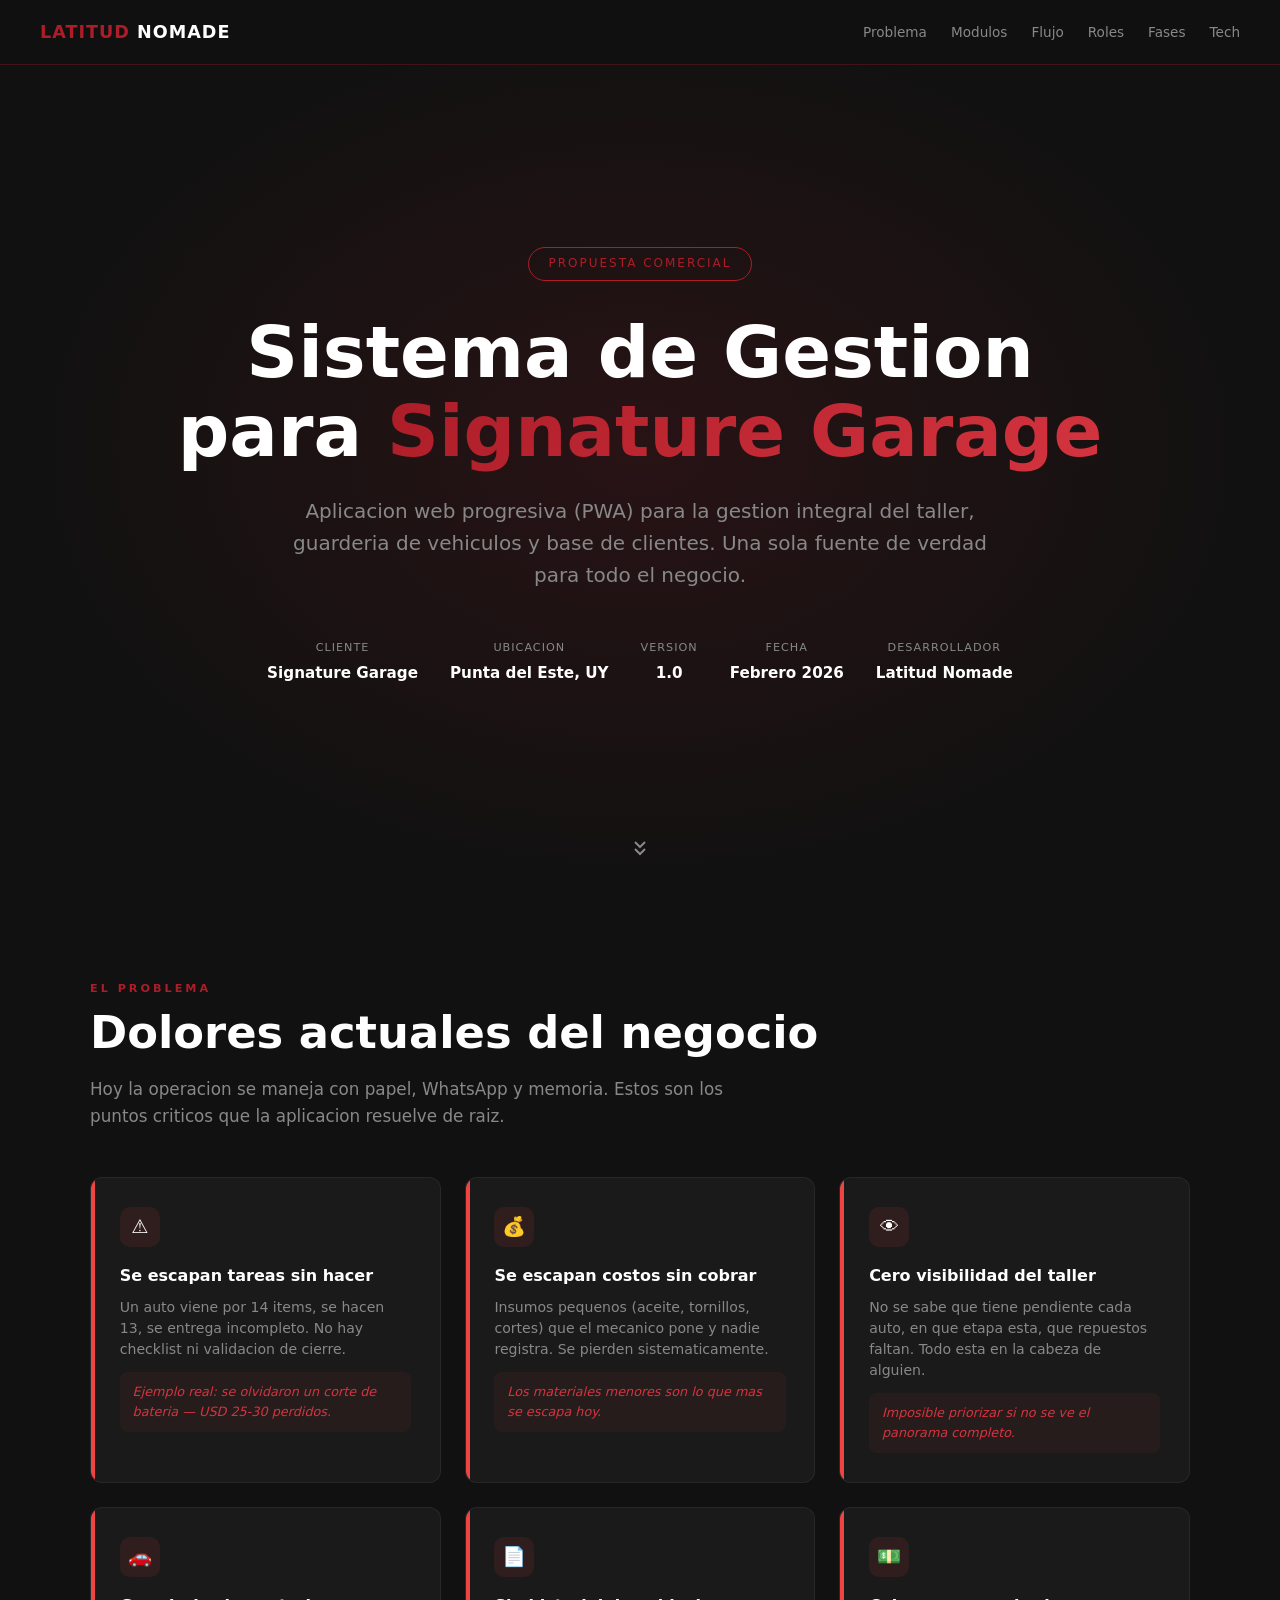
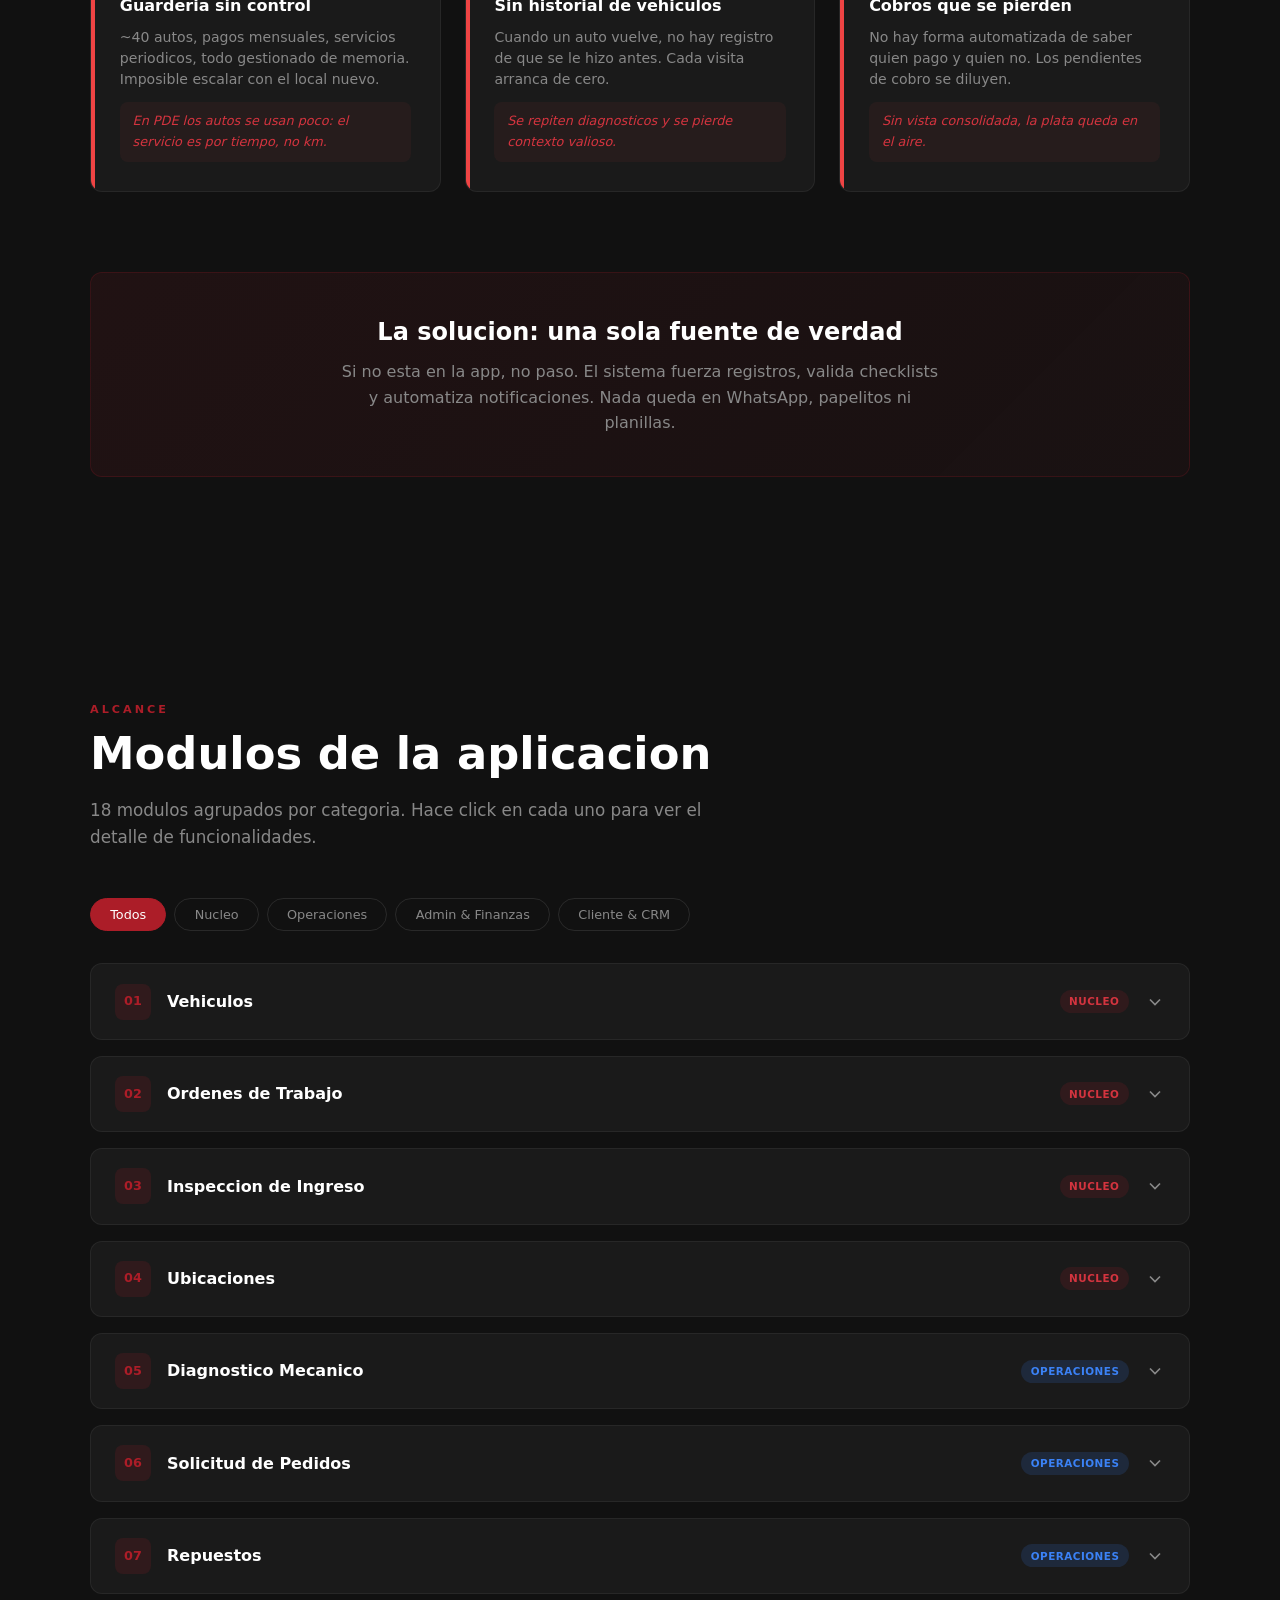
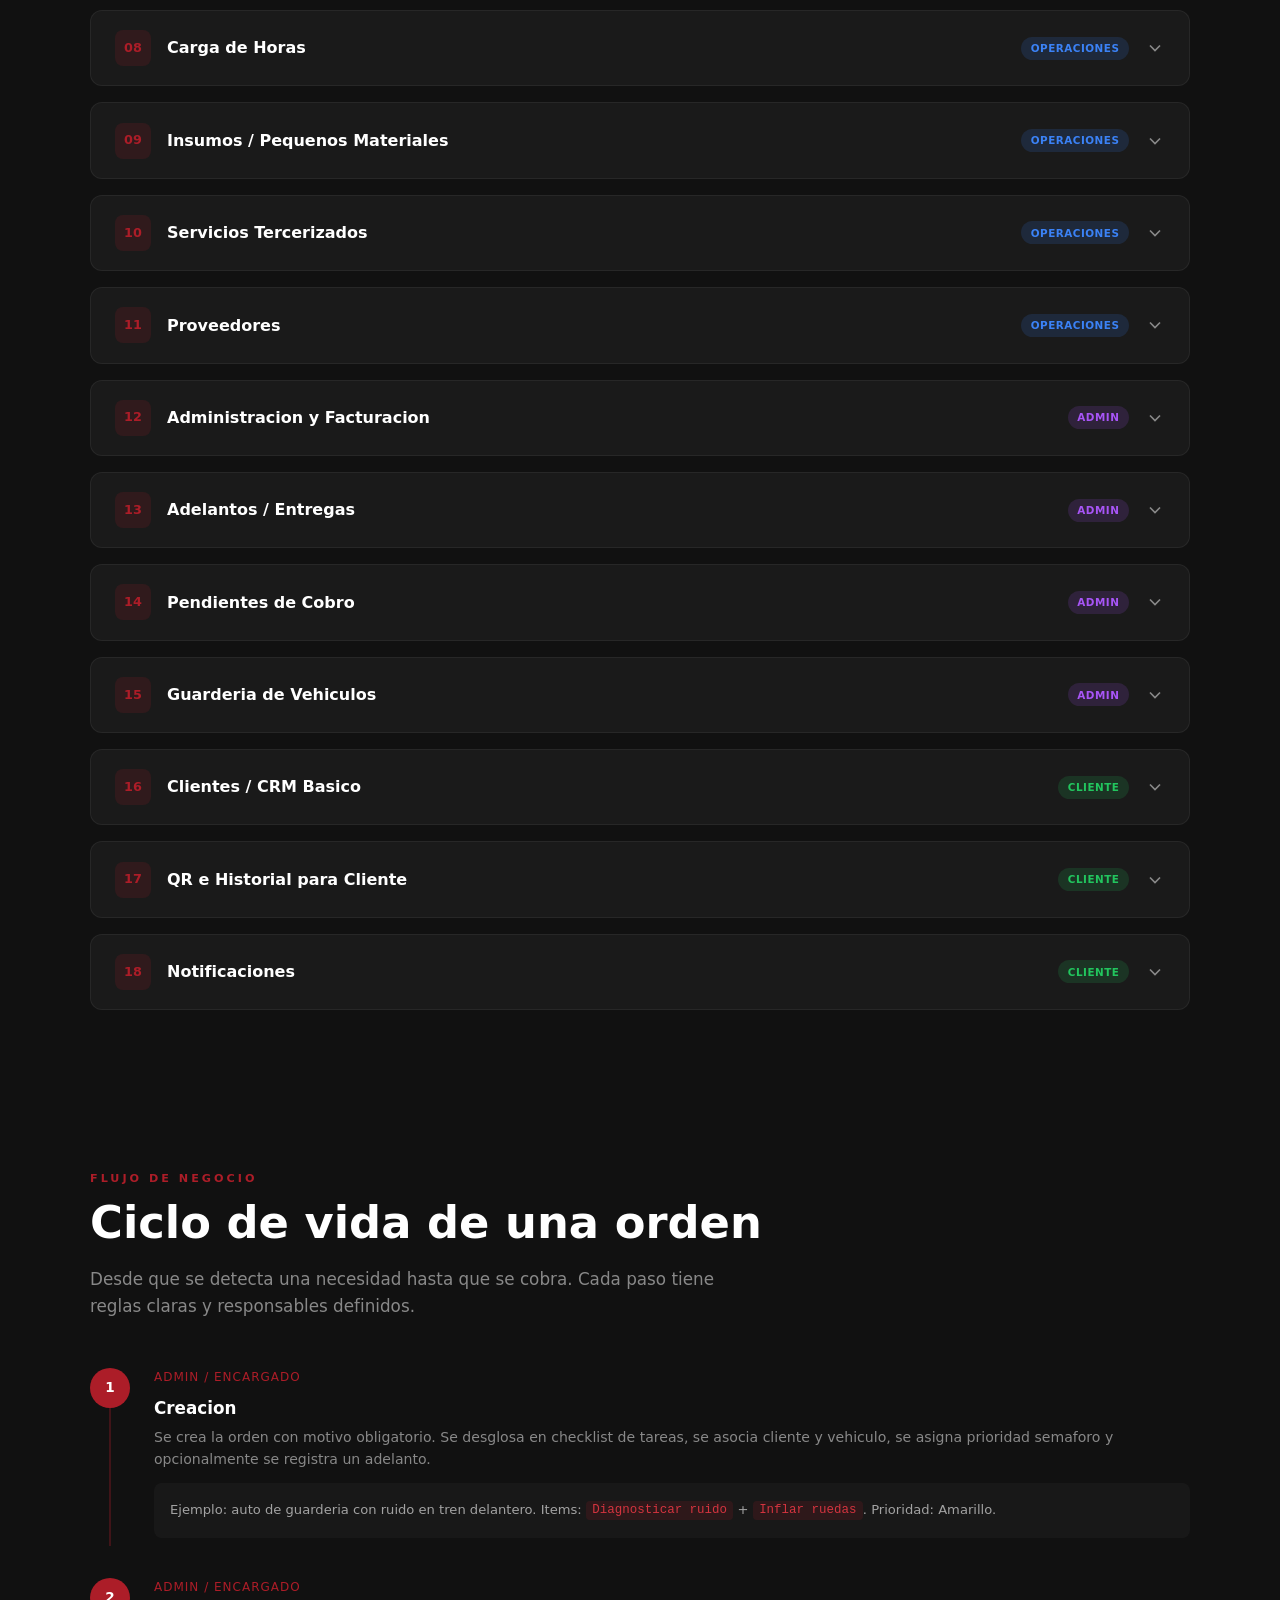
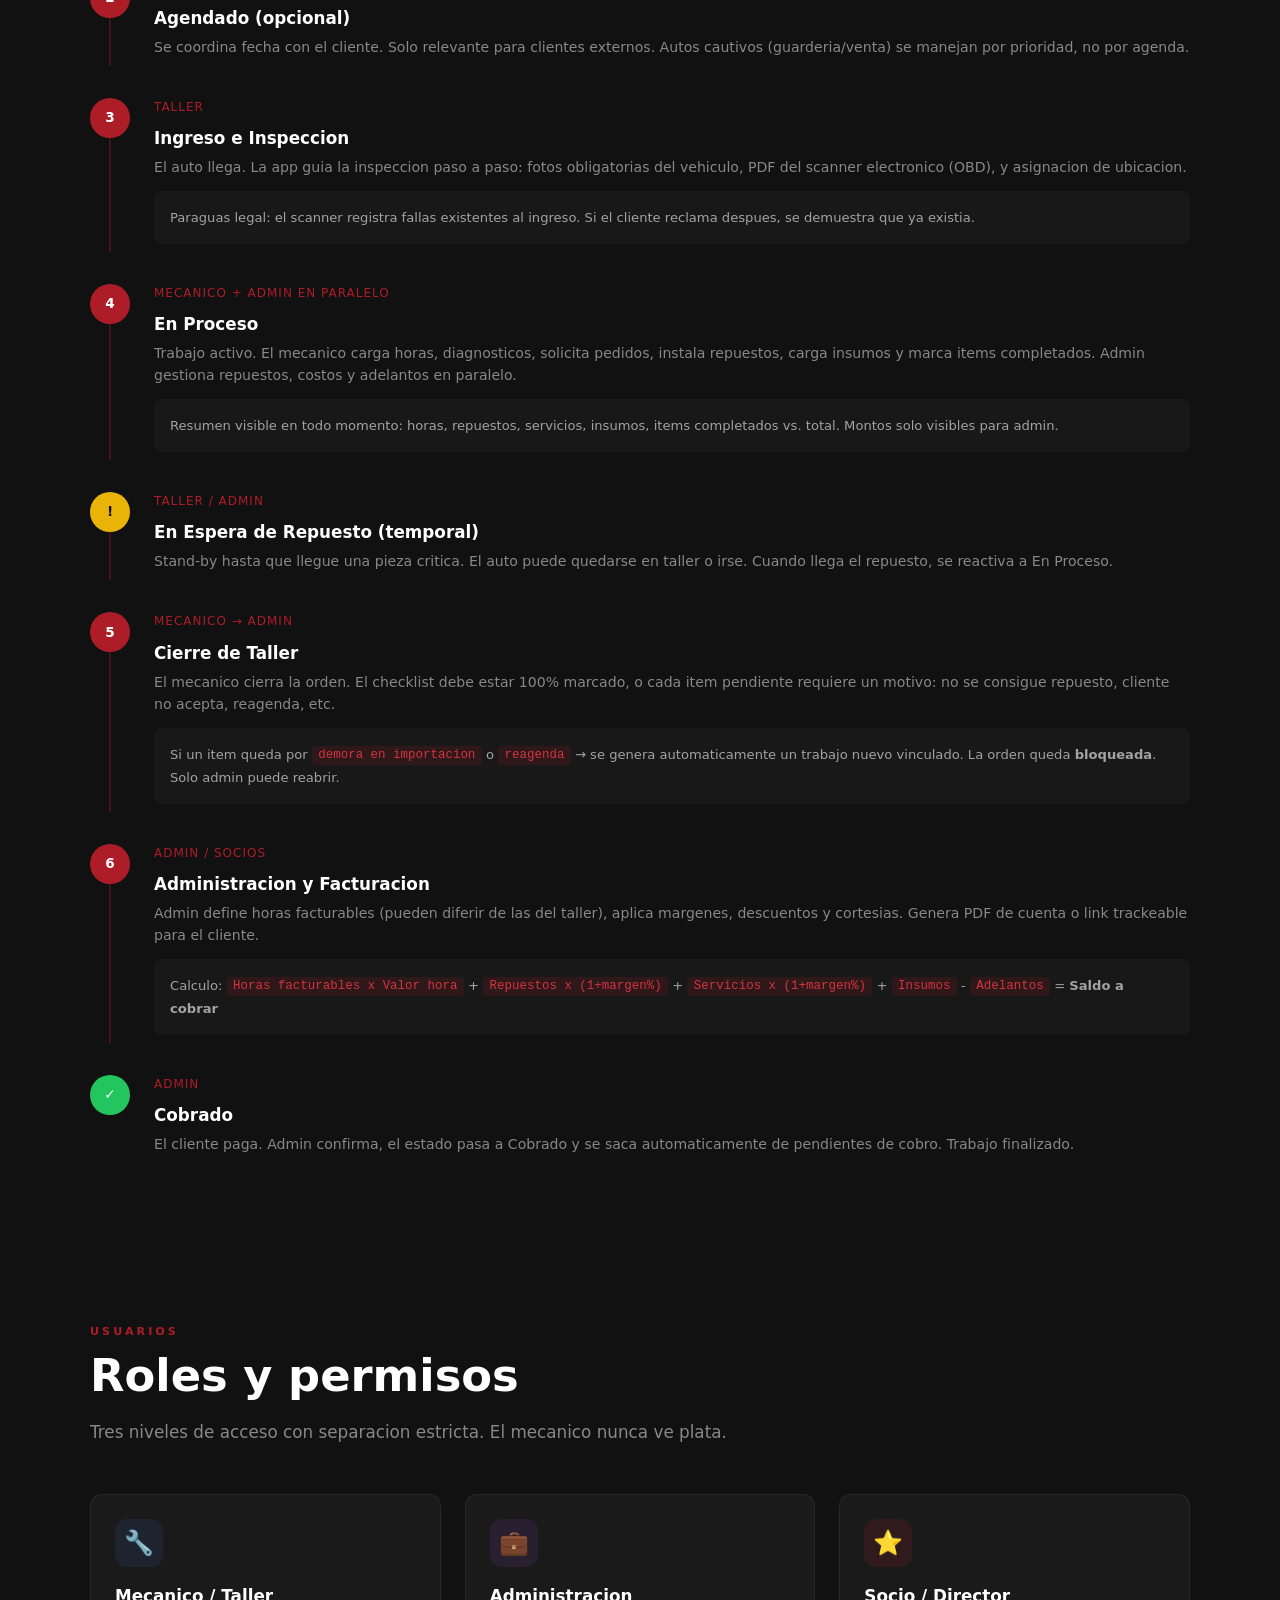
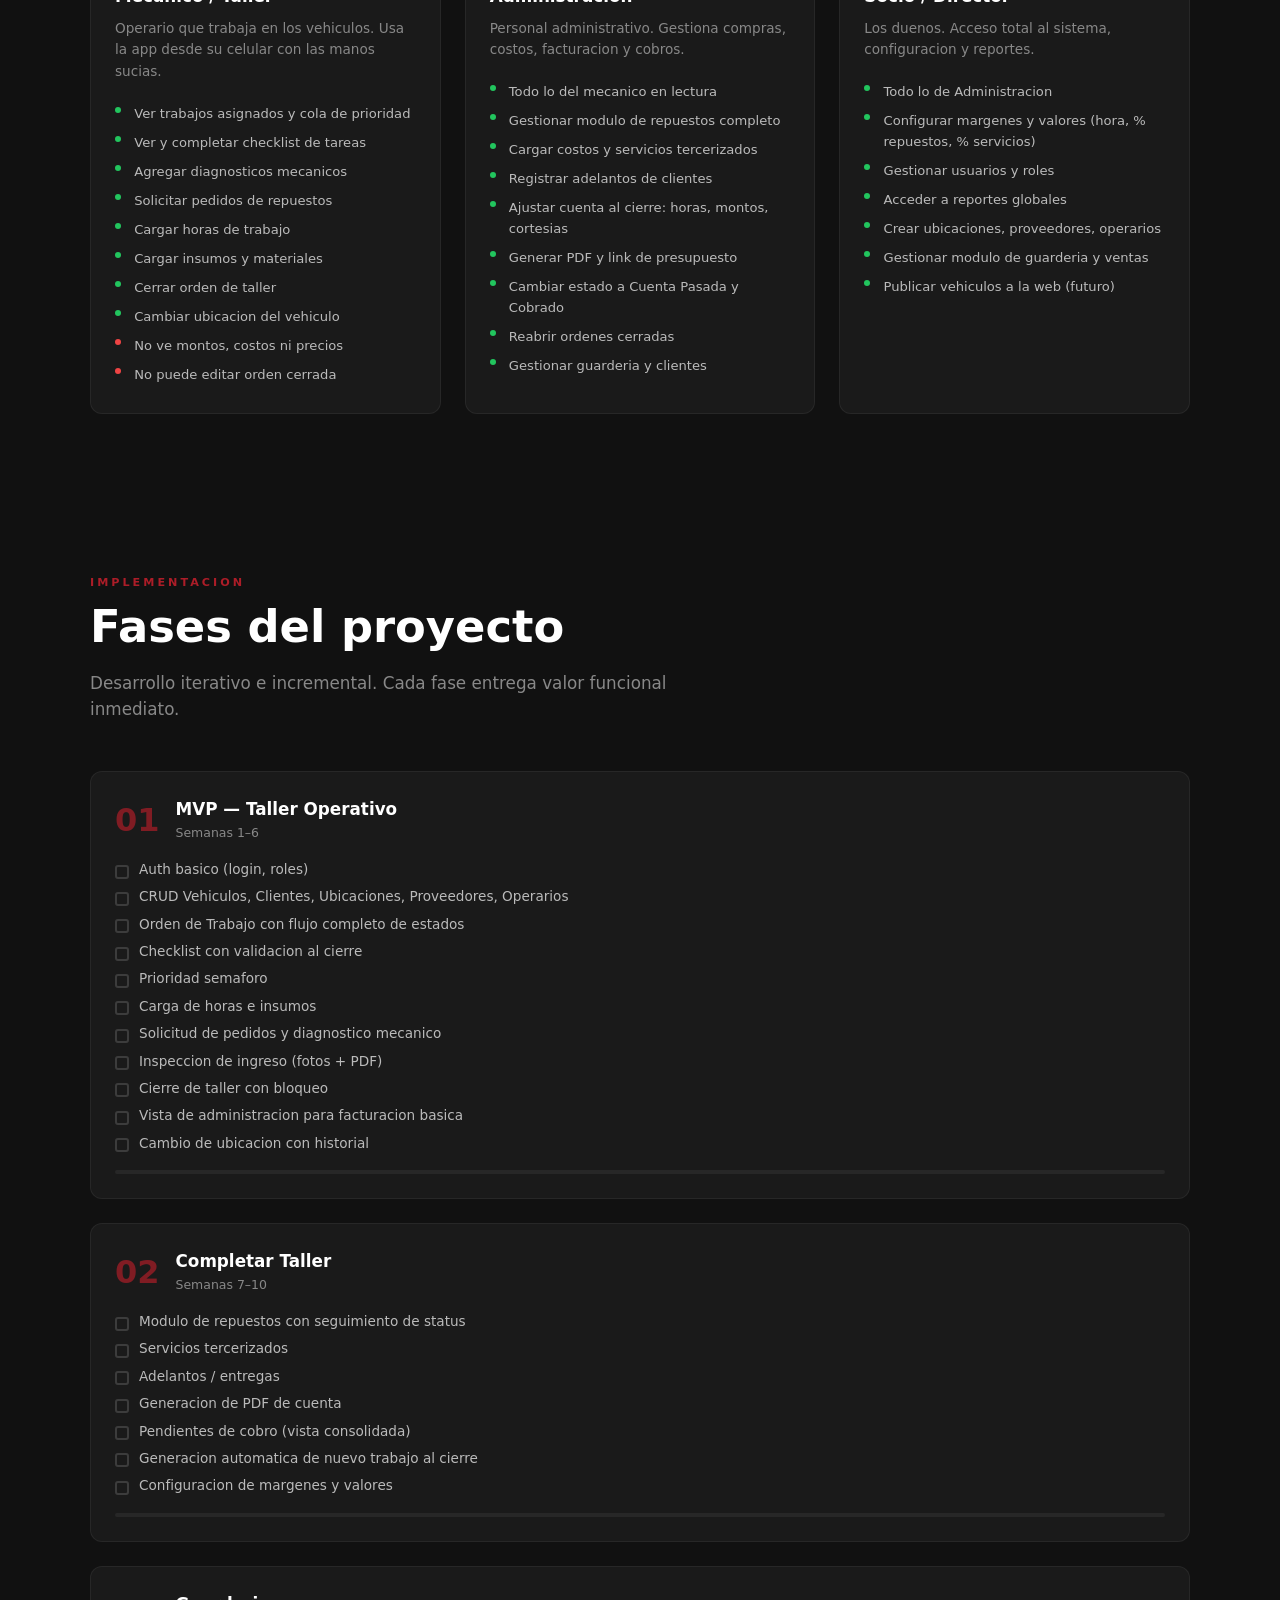
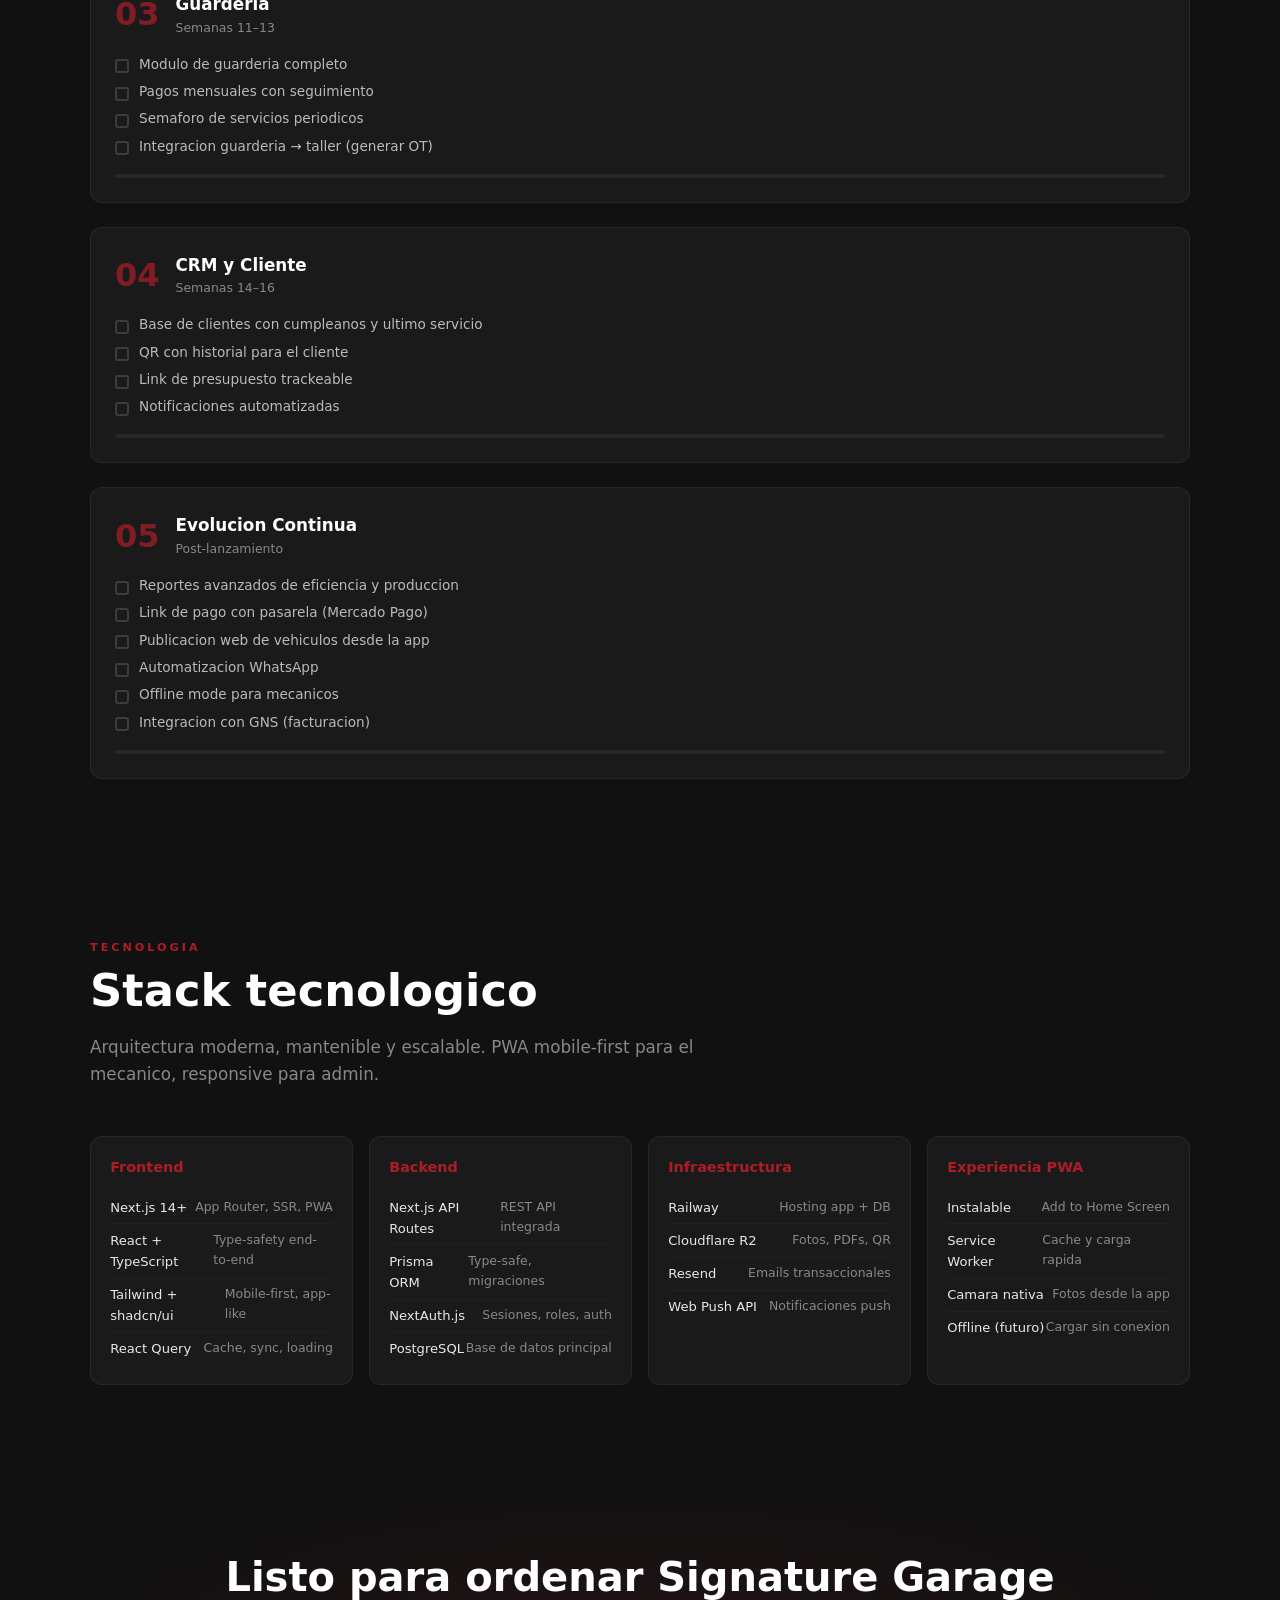
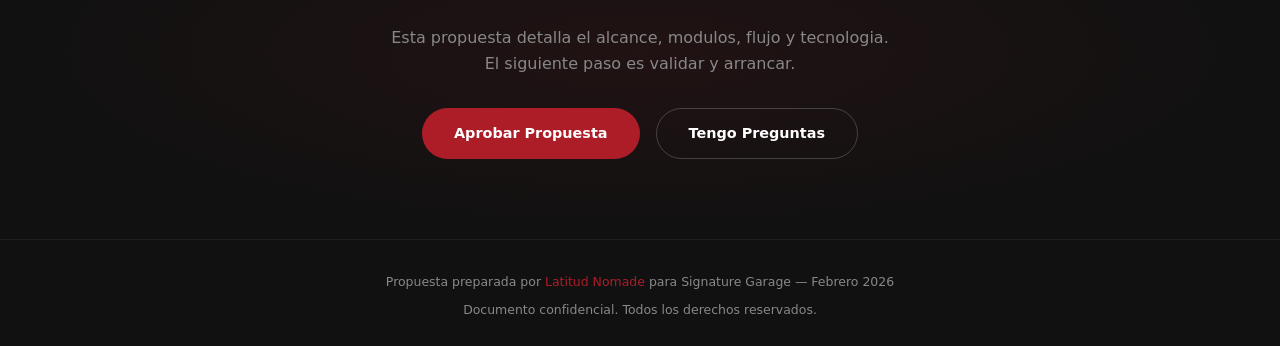
<file: quote.html>
<!DOCTYPE html>
<html lang="es">
<head>
<meta charset="UTF-8">
<meta name="viewport" content="width=device-width, initial-scale=1.0">
<title>Propuesta — Signature Garage | Latitud Nomade</title>
<style>
*,*::before,*::after{box-sizing:border-box;margin:0;padding:0}
:root{
  --sg-red:#AC1D28;--sg-red-dark:#8B1720;--sg-red-light:#D4343F;
  --sg-black:#111;--sg-dark:#1a1a1a;--sg-gray:#2a2a2a;
  --sg-light:#f5f5f5;--sg-white:#fff;--sg-muted:#888;
  --sg-green:#22c55e;--sg-yellow:#eab308;--sg-red-sem:#ef4444;
  --sg-blue:#3b82f6;--sg-purple:#a855f7;
  --radius:12px;--transition:0.3s cubic-bezier(.4,0,.2,1);
}
html{scroll-behavior:smooth;font-size:16px}
body{font-family:'Segoe UI',system-ui,-apple-system,sans-serif;background:var(--sg-black);color:var(--sg-white);line-height:1.6;overflow-x:hidden}

/* SCROLLBAR */
::-webkit-scrollbar{width:8px}
::-webkit-scrollbar-track{background:var(--sg-dark)}
::-webkit-scrollbar-thumb{background:var(--sg-red);border-radius:4px}

/* NAV */
.nav{position:fixed;top:0;left:0;right:0;z-index:1000;background:rgba(17,17,17,.95);backdrop-filter:blur(20px);border-bottom:1px solid rgba(172,29,40,.3);padding:0 2rem;transition:var(--transition)}
.nav-inner{max-width:1200px;margin:0 auto;display:flex;align-items:center;justify-content:space-between;height:64px}
.nav-logo{font-size:1.1rem;font-weight:700;letter-spacing:1px;color:var(--sg-white)}
.nav-logo span{color:var(--sg-red)}
.nav-links{display:flex;gap:1.5rem;list-style:none}
.nav-links a{color:var(--sg-muted);text-decoration:none;font-size:.85rem;font-weight:500;transition:var(--transition);position:relative}
.nav-links a:hover,.nav-links a.active{color:var(--sg-white)}
.nav-links a::after{content:'';position:absolute;bottom:-4px;left:0;width:0;height:2px;background:var(--sg-red);transition:var(--transition)}
.nav-links a:hover::after,.nav-links a.active::after{width:100%}
.nav-hamburger{display:none;flex-direction:column;gap:5px;cursor:pointer;padding:8px}
.nav-hamburger span{width:24px;height:2px;background:var(--sg-white);transition:var(--transition)}
@media(max-width:768px){
  .nav-links{position:fixed;top:64px;left:0;right:0;background:rgba(17,17,17,.98);flex-direction:column;padding:2rem;gap:1.5rem;transform:translateY(-120%);transition:var(--transition);border-bottom:1px solid rgba(172,29,40,.3)}
  .nav-links.open{transform:translateY(0)}
  .nav-hamburger{display:flex}
}

/* HERO */
.hero{min-height:100vh;display:flex;align-items:center;justify-content:center;text-align:center;padding:6rem 2rem 4rem;position:relative;overflow:hidden}
.hero::before{content:'';position:absolute;inset:0;background:radial-gradient(ellipse at center,rgba(172,29,40,.15) 0%,transparent 70%)}
.hero-badge{display:inline-block;padding:.4rem 1.2rem;border:1px solid var(--sg-red);border-radius:50px;font-size:.75rem;letter-spacing:2px;text-transform:uppercase;color:var(--sg-red);margin-bottom:2rem;animation:fadeInUp .8s ease}
.hero h1{font-size:clamp(2.5rem,6vw,4.5rem);font-weight:800;line-height:1.1;margin-bottom:1.5rem;animation:fadeInUp .8s ease .1s both}
.hero h1 span{background:linear-gradient(135deg,var(--sg-red),var(--sg-red-light));-webkit-background-clip:text;-webkit-text-fill-color:transparent;background-clip:text}
.hero-sub{font-size:clamp(1rem,2vw,1.25rem);color:var(--sg-muted);max-width:700px;margin:0 auto 3rem;animation:fadeInUp .8s ease .2s both}
.hero-meta{display:flex;gap:2rem;justify-content:center;flex-wrap:wrap;animation:fadeInUp .8s ease .3s both}
.hero-meta-item{text-align:center}
.hero-meta-item .label{font-size:.7rem;text-transform:uppercase;letter-spacing:1px;color:var(--sg-muted);margin-bottom:.25rem}
.hero-meta-item .value{font-size:.95rem;font-weight:600}
.hero-scroll{position:absolute;bottom:2rem;left:50%;transform:translateX(-50%);animation:bounce 2s infinite}
.hero-scroll svg{width:24px;height:24px;stroke:var(--sg-muted)}

/* SECTIONS */
section{padding:5rem 2rem}
.container{max-width:1100px;margin:0 auto}
.section-label{font-size:.7rem;text-transform:uppercase;letter-spacing:3px;color:var(--sg-red);font-weight:600;margin-bottom:.5rem}
.section-title{font-size:clamp(1.8rem,4vw,2.8rem);font-weight:800;margin-bottom:1rem;line-height:1.2}
.section-desc{color:var(--sg-muted);font-size:1.05rem;max-width:650px;margin-bottom:3rem}

/* PAIN POINTS */
.pain-grid{display:grid;grid-template-columns:repeat(auto-fit,minmax(300px,1fr));gap:1.5rem}
.pain-card{background:var(--sg-dark);border:1px solid rgba(255,255,255,.06);border-radius:var(--radius);padding:1.8rem;position:relative;overflow:hidden;transition:var(--transition);cursor:default}
.pain-card:hover{border-color:var(--sg-red);transform:translateY(-4px)}
.pain-card::before{content:'';position:absolute;top:0;left:0;width:4px;height:100%;background:var(--sg-red-sem)}
.pain-icon{width:40px;height:40px;border-radius:10px;background:rgba(239,68,68,.1);display:flex;align-items:center;justify-content:center;margin-bottom:1rem;font-size:1.2rem}
.pain-card h3{font-size:1rem;font-weight:700;margin-bottom:.5rem}
.pain-card p{font-size:.88rem;color:var(--sg-muted);line-height:1.5}
.pain-card .pain-example{margin-top:.75rem;padding:.6rem .8rem;background:rgba(239,68,68,.06);border-radius:8px;font-size:.8rem;color:var(--sg-red-light);font-style:italic}

/* SOLUTION */
.solution-banner{background:linear-gradient(135deg,rgba(172,29,40,.1),rgba(172,29,40,.05));border:1px solid rgba(172,29,40,.2);border-radius:var(--radius);padding:2.5rem;text-align:center;margin-bottom:4rem}
.solution-banner h3{font-size:1.5rem;font-weight:700;margin-bottom:.5rem}
.solution-banner p{color:var(--sg-muted);max-width:600px;margin:0 auto}

/* MODULES */
.modules-categories{display:flex;flex-wrap:wrap;gap:.5rem;margin-bottom:2rem}
.cat-btn{padding:.5rem 1.2rem;border:1px solid rgba(255,255,255,.1);border-radius:50px;background:transparent;color:var(--sg-muted);font-size:.8rem;cursor:pointer;transition:var(--transition);font-family:inherit}
.cat-btn:hover,.cat-btn.active{background:var(--sg-red);border-color:var(--sg-red);color:var(--sg-white)}
.module-list{display:flex;flex-direction:column;gap:1rem}
.module-card{background:var(--sg-dark);border:1px solid rgba(255,255,255,.06);border-radius:var(--radius);overflow:hidden;transition:var(--transition)}
.module-card[data-category]{display:block}
.module-card.hidden{display:none}
.module-header{display:flex;align-items:center;gap:1rem;padding:1.2rem 1.5rem;cursor:pointer;transition:var(--transition);user-select:none}
.module-header:hover{background:rgba(255,255,255,.02)}
.module-num{width:36px;height:36px;border-radius:8px;background:rgba(172,29,40,.15);color:var(--sg-red);display:flex;align-items:center;justify-content:center;font-size:.8rem;font-weight:700;flex-shrink:0}
.module-header h3{flex:1;font-size:1rem;font-weight:600}
.module-tag{padding:.2rem .6rem;border-radius:50px;font-size:.65rem;font-weight:600;text-transform:uppercase;letter-spacing:.5px}
.tag-core{background:rgba(172,29,40,.15);color:var(--sg-red-light)}
.tag-operations{background:rgba(59,130,246,.15);color:var(--sg-blue)}
.tag-admin{background:rgba(168,85,247,.15);color:var(--sg-purple)}
.tag-client{background:rgba(34,197,94,.15);color:var(--sg-green)}
.module-chevron{width:20px;height:20px;transition:var(--transition);color:var(--sg-muted)}
.module-card.open .module-chevron{transform:rotate(180deg);color:var(--sg-red)}
.module-body{max-height:0;overflow:hidden;transition:max-height .4s cubic-bezier(.4,0,.2,1)}
.module-card.open .module-body{max-height:2000px}
.module-content{padding:0 1.5rem 1.5rem 4rem;border-top:1px solid rgba(255,255,255,.04)}
.module-content p{color:var(--sg-muted);font-size:.9rem;margin-bottom:1rem;padding-top:1rem}
.module-content ul{list-style:none;display:flex;flex-direction:column;gap:.4rem}
.module-content li{font-size:.88rem;color:rgba(255,255,255,.75);padding-left:1.2rem;position:relative}
.module-content li::before{content:'';position:absolute;left:0;top:.55rem;width:6px;height:6px;border-radius:50%;background:var(--sg-red)}

/* FLOW */
.flow-container{position:relative}
.flow-step{display:flex;gap:1.5rem;margin-bottom:0;position:relative;padding-bottom:2rem}
.flow-step:last-child{padding-bottom:0}
.flow-step:last-child .flow-line{display:none}
.flow-marker{position:relative;flex-shrink:0;display:flex;flex-direction:column;align-items:center}
.flow-dot{width:40px;height:40px;border-radius:50%;background:var(--sg-red);display:flex;align-items:center;justify-content:center;font-size:.85rem;font-weight:700;z-index:1;position:relative}
.flow-line{position:absolute;top:40px;left:50%;width:2px;bottom:0;background:rgba(172,29,40,.3);transform:translateX(-50%)}
.flow-content{flex:1;padding-bottom:.5rem}
.flow-content h3{font-size:1.05rem;font-weight:700;margin-bottom:.25rem}
.flow-content .flow-who{font-size:.75rem;color:var(--sg-red);text-transform:uppercase;letter-spacing:1px;margin-bottom:.5rem}
.flow-content p{font-size:.88rem;color:var(--sg-muted);line-height:1.6}
.flow-content .flow-detail{margin-top:.75rem;background:rgba(255,255,255,.03);border-radius:8px;padding:1rem;font-size:.82rem;color:rgba(255,255,255,.6)}
.flow-content .flow-detail code{background:rgba(172,29,40,.15);color:var(--sg-red-light);padding:.15rem .4rem;border-radius:4px;font-size:.78rem}

/* PHASES */
.phases-grid{display:grid;gap:1.5rem}
.phase-card{background:var(--sg-dark);border:1px solid rgba(255,255,255,.06);border-radius:var(--radius);padding:1.5rem;position:relative;overflow:hidden;transition:var(--transition)}
.phase-card:hover{border-color:rgba(172,29,40,.3)}
.phase-header{display:flex;align-items:center;gap:1rem;margin-bottom:1rem}
.phase-number{font-size:2rem;font-weight:800;color:var(--sg-red);line-height:1;opacity:.7}
.phase-info h3{font-size:1.05rem;font-weight:700}
.phase-info .phase-time{font-size:.78rem;color:var(--sg-muted)}
.phase-items{list-style:none;display:flex;flex-direction:column;gap:.35rem}
.phase-items li{font-size:.85rem;color:rgba(255,255,255,.7);padding-left:1.5rem;position:relative}
.phase-items li::before{content:'';position:absolute;left:0;top:.35rem;width:14px;height:14px;border:2px solid rgba(255,255,255,.15);border-radius:3px}
.phase-items li.done::before{background:var(--sg-green);border-color:var(--sg-green)}
.phase-items li.done::after{content:'';position:absolute;left:3px;top:5px;width:8px;height:5px;border-left:2px solid var(--sg-white);border-bottom:2px solid var(--sg-white);transform:rotate(-45deg)}
.phase-bar{margin-top:1rem;height:4px;background:rgba(255,255,255,.06);border-radius:2px;overflow:hidden}
.phase-bar-fill{height:100%;background:linear-gradient(90deg,var(--sg-red),var(--sg-red-light));border-radius:2px;transition:width 1s ease}

/* TECH */
.tech-grid{display:grid;grid-template-columns:repeat(auto-fit,minmax(250px,1fr));gap:1rem}
.tech-card{background:var(--sg-dark);border:1px solid rgba(255,255,255,.06);border-radius:var(--radius);padding:1.2rem}
.tech-card h4{font-size:.9rem;font-weight:700;margin-bottom:.75rem;color:var(--sg-red)}
.tech-item{display:flex;justify-content:space-between;padding:.35rem 0;border-bottom:1px solid rgba(255,255,255,.03);font-size:.82rem}
.tech-item:last-child{border:none}
.tech-item .tech-name{color:rgba(255,255,255,.9);font-weight:500}
.tech-item .tech-desc{color:var(--sg-muted);font-size:.78rem}

/* ROLES */
.roles-grid{display:grid;grid-template-columns:repeat(auto-fit,minmax(300px,1fr));gap:1.5rem}
.role-card{background:var(--sg-dark);border:1px solid rgba(255,255,255,.06);border-radius:var(--radius);padding:1.5rem;transition:var(--transition)}
.role-card:hover{border-color:rgba(172,29,40,.3)}
.role-icon{width:48px;height:48px;border-radius:12px;display:flex;align-items:center;justify-content:center;font-size:1.5rem;margin-bottom:1rem}
.role-card h3{font-size:1.05rem;font-weight:700;margin-bottom:.5rem}
.role-card p{font-size:.85rem;color:var(--sg-muted);margin-bottom:1rem}
.role-perms{list-style:none}
.role-perms li{font-size:.82rem;padding:.25rem 0;padding-left:1.2rem;position:relative;color:rgba(255,255,255,.7)}
.role-perms li::before{content:'';position:absolute;left:0;top:.5rem;width:6px;height:6px;border-radius:50%;background:var(--sg-green)}
.role-perms li.denied::before{background:var(--sg-red-sem)}

/* CTA */
.cta{text-align:center;padding:5rem 2rem;position:relative}
.cta::before{content:'';position:absolute;inset:0;background:radial-gradient(ellipse at center,rgba(172,29,40,.1) 0%,transparent 70%)}
.cta h2{font-size:clamp(1.8rem,4vw,2.5rem);font-weight:800;margin-bottom:1rem;position:relative}
.cta p{color:var(--sg-muted);margin-bottom:2rem;position:relative;max-width:500px;margin-left:auto;margin-right:auto}
.cta-buttons{display:flex;gap:1rem;justify-content:center;flex-wrap:wrap;position:relative}
.btn{padding:.8rem 2rem;border-radius:50px;font-size:.9rem;font-weight:600;text-decoration:none;transition:var(--transition);cursor:pointer;border:none;font-family:inherit;display:inline-flex;align-items:center;gap:.5rem}
.btn-primary{background:var(--sg-red);color:var(--sg-white)}
.btn-primary:hover{background:var(--sg-red-dark);transform:translateY(-2px);box-shadow:0 8px 30px rgba(172,29,40,.3)}
.btn-secondary{background:transparent;color:var(--sg-white);border:1px solid rgba(255,255,255,.2)}
.btn-secondary:hover{border-color:var(--sg-white);transform:translateY(-2px)}

/* FOOTER */
.footer{padding:2rem;text-align:center;border-top:1px solid rgba(255,255,255,.06)}
.footer p{font-size:.78rem;color:var(--sg-muted)}
.footer a{color:var(--sg-red);text-decoration:none}

/* ANIMATIONS */
@keyframes fadeInUp{from{opacity:0;transform:translateY(30px)}to{opacity:1;transform:translateY(0)}}
@keyframes bounce{0%,20%,50%,80%,100%{transform:translateX(-50%) translateY(0)}40%{transform:translateX(-50%) translateY(-10px)}60%{transform:translateX(-50%) translateY(-5px)}}
.reveal{opacity:0;transform:translateY(30px);transition:opacity .6s ease,transform .6s ease}
.reveal.visible{opacity:1;transform:translateY(0)}

/* RESPONSIVE */
@media(max-width:768px){
  section{padding:3rem 1.2rem}
  .module-content{padding:0 1rem 1rem 1rem}
  .flow-step{gap:1rem}
  .hero{padding:5rem 1.5rem 3rem}
  .hero-meta{gap:1rem}
  .pain-grid{grid-template-columns:1fr}
}

/* PRINT */
@media print{
  .nav,.hero-scroll,.nav-hamburger{display:none!important}
  body{background:#fff;color:#111}
  .module-body{max-height:none!important}
  .module-card{break-inside:avoid}
}
</style>
</head>
<body>

<!-- NAV -->
<nav class="nav">
  <div class="nav-inner">
    <div class="nav-logo"><span>LATITUD</span> NOMADE</div>
    <ul class="nav-links" id="navLinks">
      <li><a href="#problema">Problema</a></li>
      <li><a href="#modulos">Modulos</a></li>
      <li><a href="#flujo">Flujo</a></li>
      <li><a href="#roles">Roles</a></li>
      <li><a href="#fases">Fases</a></li>
      <li><a href="#tech">Tech</a></li>
    </ul>
    <div class="nav-hamburger" id="hamburger" onclick="document.getElementById('navLinks').classList.toggle('open')">
      <span></span><span></span><span></span>
    </div>
  </div>
</nav>

<!-- HERO -->
<section class="hero" id="hero">
  <div>
    <div class="hero-badge">Propuesta Comercial</div>
    <h1>Sistema de Gestion<br>para <span>Signature Garage</span></h1>
    <p class="hero-sub">Aplicacion web progresiva (PWA) para la gestion integral del taller, guarderia de vehiculos y base de clientes. Una sola fuente de verdad para todo el negocio.</p>
    <div class="hero-meta">
      <div class="hero-meta-item"><div class="label">Cliente</div><div class="value">Signature Garage</div></div>
      <div class="hero-meta-item"><div class="label">Ubicacion</div><div class="value">Punta del Este, UY</div></div>
      <div class="hero-meta-item"><div class="label">Version</div><div class="value">1.0</div></div>
      <div class="hero-meta-item"><div class="label">Fecha</div><div class="value">Febrero 2026</div></div>
      <div class="hero-meta-item"><div class="label">Desarrollador</div><div class="value">Latitud Nomade</div></div>
    </div>
  </div>
  <div class="hero-scroll"><svg viewBox="0 0 24 24" fill="none" stroke="currentColor" stroke-width="2"><path d="M7 13l5 5 5-5M7 6l5 5 5-5"/></svg></div>
</section>

<!-- PAIN POINTS -->
<section id="problema">
  <div class="container reveal">
    <div class="section-label">El Problema</div>
    <div class="section-title">Dolores actuales del negocio</div>
    <div class="section-desc">Hoy la operacion se maneja con papel, WhatsApp y memoria. Estos son los puntos criticos que la aplicacion resuelve de raiz.</div>
    <div class="pain-grid">
      <div class="pain-card">
        <div class="pain-icon">&#9888;</div>
        <h3>Se escapan tareas sin hacer</h3>
        <p>Un auto viene por 14 items, se hacen 13, se entrega incompleto. No hay checklist ni validacion de cierre.</p>
        <div class="pain-example">Ejemplo real: se olvidaron un corte de bateria &mdash; USD 25-30 perdidos.</div>
      </div>
      <div class="pain-card">
        <div class="pain-icon">&#128176;</div>
        <h3>Se escapan costos sin cobrar</h3>
        <p>Insumos pequenos (aceite, tornillos, cortes) que el mecanico pone y nadie registra. Se pierden sistematicamente.</p>
        <div class="pain-example">Los materiales menores son lo que mas se escapa hoy.</div>
      </div>
      <div class="pain-card">
        <div class="pain-icon">&#128065;</div>
        <h3>Cero visibilidad del taller</h3>
        <p>No se sabe que tiene pendiente cada auto, en que etapa esta, que repuestos faltan. Todo esta en la cabeza de alguien.</p>
        <div class="pain-example">Imposible priorizar si no se ve el panorama completo.</div>
      </div>
      <div class="pain-card">
        <div class="pain-icon">&#128663;</div>
        <h3>Guarderia sin control</h3>
        <p>~40 autos, pagos mensuales, servicios periodicos, todo gestionado de memoria. Imposible escalar con el local nuevo.</p>
        <div class="pain-example">En PDE los autos se usan poco: el servicio es por tiempo, no km.</div>
      </div>
      <div class="pain-card">
        <div class="pain-icon">&#128196;</div>
        <h3>Sin historial de vehiculos</h3>
        <p>Cuando un auto vuelve, no hay registro de que se le hizo antes. Cada visita arranca de cero.</p>
        <div class="pain-example">Se repiten diagnosticos y se pierde contexto valioso.</div>
      </div>
      <div class="pain-card">
        <div class="pain-icon">&#128181;</div>
        <h3>Cobros que se pierden</h3>
        <p>No hay forma automatizada de saber quien pago y quien no. Los pendientes de cobro se diluyen.</p>
        <div class="pain-example">Sin vista consolidada, la plata queda en el aire.</div>
      </div>
    </div>
  </div>
</section>

<!-- SOLUTION BANNER -->
<section style="padding-top:0">
  <div class="container reveal">
    <div class="solution-banner">
      <h3>La solucion: una sola fuente de verdad</h3>
      <p>Si no esta en la app, no paso. El sistema fuerza registros, valida checklists y automatiza notificaciones. Nada queda en WhatsApp, papelitos ni planillas.</p>
    </div>
  </div>
</section>

<!-- MODULES -->
<section id="modulos">
  <div class="container reveal">
    <div class="section-label">Alcance</div>
    <div class="section-title">Modulos de la aplicacion</div>
    <div class="section-desc">18 modulos agrupados por categoria. Hace click en cada uno para ver el detalle de funcionalidades.</div>

    <div class="modules-categories">
      <button class="cat-btn active" data-filter="all">Todos</button>
      <button class="cat-btn" data-filter="core">Nucleo</button>
      <button class="cat-btn" data-filter="operations">Operaciones</button>
      <button class="cat-btn" data-filter="admin">Admin &amp; Finanzas</button>
      <button class="cat-btn" data-filter="client">Cliente &amp; CRM</button>
    </div>

    <div class="module-list">

      <!-- CORE MODULES -->
      <div class="module-card" data-category="core">
        <div class="module-header" onclick="toggleModule(this)">
          <div class="module-num">01</div>
          <h3>Vehiculos</h3>
          <span class="module-tag tag-core">Nucleo</span>
          <svg class="module-chevron" viewBox="0 0 24 24" fill="none" stroke="currentColor" stroke-width="2"><path d="M6 9l6 6 6-6"/></svg>
        </div>
        <div class="module-body"><div class="module-content">
          <p>Gestion centralizada de todos los vehiculos que pasan por SG. El vehiculo es la entidad raiz: la deuda es con el vehiculo, no con el cliente.</p>
          <ul>
            <li>CRUD completo con VIN como identificador unico</li>
            <li>Categorias: Guarderia, Venta, Externo</li>
            <li>Asociacion con cliente propietario</li>
            <li>Historial completo de trabajos/ordenes</li>
            <li>Galeria de fotos del vehiculo</li>
            <li>Generacion de codigo QR con historial</li>
            <li>Filtrado por categoria, estado y ubicacion</li>
            <li>Registro de kilometraje actualizable</li>
          </ul>
        </div></div>
      </div>

      <div class="module-card" data-category="core">
        <div class="module-header" onclick="toggleModule(this)">
          <div class="module-num">02</div>
          <h3>Ordenes de Trabajo</h3>
          <span class="module-tag tag-core">Nucleo</span>
          <svg class="module-chevron" viewBox="0 0 24 24" fill="none" stroke="currentColor" stroke-width="2"><path d="M6 9l6 6 6-6"/></svg>
        </div>
        <div class="module-body"><div class="module-content">
          <p>Corazon de la aplicacion. Gestiona el ciclo de vida completo de cada trabajo mecanico, desde la deteccion de la necesidad hasta el cobro final.</p>
          <ul>
            <li>Flujo completo: Creado &rarr; Agendado &rarr; Ingreso &rarr; En Proceso &rarr; Cierre Taller &rarr; Cuenta Pasada &rarr; Cobrado</li>
            <li>Motivo obligatorio como detonante de cada orden</li>
            <li>Checklist de tareas desglosado desde el motivo</li>
            <li>Prioridad tipo semaforo: Rojo (urgente), Amarillo (importante), Verde (puede esperar)</li>
            <li>Items originales inmutables &mdash; solo se agregan nuevos</li>
            <li>Validacion obligatoria al cierre: todos los items marcados o con motivo</li>
            <li>Bloqueo automatico al cerrar &mdash; solo admin reabre</li>
            <li>Generacion automatica de nuevo trabajo si queda pendiente por repuesto o reagenda</li>
            <li>Horas taller separadas de horas facturadas</li>
            <li>El mecanico nunca ve montos ni costos</li>
          </ul>
        </div></div>
      </div>

      <div class="module-card" data-category="core">
        <div class="module-header" onclick="toggleModule(this)">
          <div class="module-num">03</div>
          <h3>Inspeccion de Ingreso</h3>
          <span class="module-tag tag-core">Nucleo</span>
          <svg class="module-chevron" viewBox="0 0 24 24" fill="none" stroke="currentColor" stroke-width="2"><path d="M6 9l6 6 6-6"/></svg>
        </div>
        <div class="module-body"><div class="module-content">
          <p>Registro del estado del vehiculo al llegar. Funciona como paraguas legal contra reclamos futuros.</p>
          <ul>
            <li>Fotos obligatorias: frente, costados, trasera, interior, detalles de roturas</li>
            <li>Adjuntar PDF del scanner electronico (OBD)</li>
            <li>Opcion de anular inspeccion visual o scanner con motivo obligatorio</li>
            <li>Todo registrado con fecha y usuario</li>
            <li>Pasa automaticamente a "En Proceso" al completar</li>
          </ul>
        </div></div>
      </div>

      <div class="module-card" data-category="core">
        <div class="module-header" onclick="toggleModule(this)">
          <div class="module-num">04</div>
          <h3>Ubicaciones</h3>
          <span class="module-tag tag-core">Nucleo</span>
          <svg class="module-chevron" viewBox="0 0 24 24" fill="none" stroke="currentColor" stroke-width="2"><path d="M6 9l6 6 6-6"/></svg>
        </div>
        <div class="module-body"><div class="module-content">
          <p>Saber donde esta cada vehiculo en todo momento.</p>
          <ul>
            <li>Lista administrable: taller propio, proveedor/tercero, casa del cliente</li>
            <li>Asociable a proveedor</li>
            <li>Historial de movimientos por vehiculo con fecha</li>
            <li>Cambio de ubicacion disponible en todo momento</li>
            <li>Filtros: que autos tengo aca, que autos estan afuera</li>
          </ul>
        </div></div>
      </div>

      <!-- OPERATIONS -->
      <div class="module-card" data-category="operations">
        <div class="module-header" onclick="toggleModule(this)">
          <div class="module-num">05</div>
          <h3>Diagnostico Mecanico</h3>
          <span class="module-tag tag-operations">Operaciones</span>
          <svg class="module-chevron" viewBox="0 0 24 24" fill="none" stroke="currentColor" stroke-width="2"><path d="M6 9l6 6 6-6"/></svg>
        </div>
        <div class="module-body"><div class="module-content">
          <p>Como ir al medico: el auto viene por un ruido y le encuentran pastillas gastadas, amortiguadores y un cable roto. El mecanico registra hallazgos a medida que trabaja.</p>
          <ul>
            <li>Campo extenso para cada diagnostico</li>
            <li>Multiples diagnosticos por trabajo</li>
            <li>Fecha y usuario automaticos</li>
            <li>Boton "Enviar diagnostico" &mdash; el mecanico decide cuando notifica</li>
            <li>Historial visible de diagnosticos anteriores</li>
            <li>Opcion de excepcion con justificacion</li>
          </ul>
        </div></div>
      </div>

      <div class="module-card" data-category="operations">
        <div class="module-header" onclick="toggleModule(this)">
          <div class="module-num">06</div>
          <h3>Solicitud de Pedidos</h3>
          <span class="module-tag tag-operations">Operaciones</span>
          <svg class="module-chevron" viewBox="0 0 24 24" fill="none" stroke="currentColor" stroke-width="2"><path d="M6 9l6 6 6-6"/></svg>
        </div>
        <div class="module-body"><div class="module-content">
          <p>Mecanismo formal para que el mecanico pida piezas. Sin costo &mdash; puramente descriptivo.</p>
          <ul>
            <li>Descripcion de pieza (no codigo)</li>
            <li>Solicitud en bulk (multiples piezas a la vez)</li>
            <li>Notificacion automatica a administracion</li>
            <li>Historial de todo lo pedido por trabajo</li>
            <li>Pedido asociado a la orden, gestionado en modulo de repuestos</li>
          </ul>
        </div></div>
      </div>

      <div class="module-card" data-category="operations">
        <div class="module-header" onclick="toggleModule(this)">
          <div class="module-num">07</div>
          <h3>Repuestos</h3>
          <span class="module-tag tag-operations">Operaciones</span>
          <svg class="module-chevron" viewBox="0 0 24 24" fill="none" stroke="currentColor" stroke-width="2"><path d="M6 9l6 6 6-6"/></svg>
        </div>
        <div class="module-body"><div class="module-content">
          <p>Seguimiento pieza por pieza, desde la solicitud hasta la instalacion.</p>
          <ul>
            <li>Flujo: Solicitado &rarr; Cotizado &rarr; Encargado &rarr; En Viaje &rarr; Recibido &rarr; Entregado &rarr; Instalado</li>
            <li>Tipos: importado por SG vs. compra de plaza</li>
            <li>Costos con IVA (solo admin)</li>
            <li>Vista global filtrable por estado, trabajo, vehiculo</li>
            <li>Si el trabajo se cierra con repuesto pendiente &rarr; migra al nuevo trabajo automatico</li>
            <li>Reportes de tiempos de demora y gasto por proveedor</li>
          </ul>
        </div></div>
      </div>

      <div class="module-card" data-category="operations">
        <div class="module-header" onclick="toggleModule(this)">
          <div class="module-num">08</div>
          <h3>Carga de Horas</h3>
          <span class="module-tag tag-operations">Operaciones</span>
          <svg class="module-chevron" viewBox="0 0 24 24" fill="none" stroke="currentColor" stroke-width="2"><path d="M6 9l6 6 6-6"/></svg>
        </div>
        <div class="module-body"><div class="module-content">
          <p>Registro del tiempo de cada mecanico por tarea. Base decimal (no minutos).</p>
          <ul>
            <li>Horas en base 10: 0.1, 0.5, 2.0, etc.</li>
            <li>Tarea descriptiva obligatoria por entrada</li>
            <li>Operario seleccionable de lista administrable</li>
            <li>Total acumulado visible en todo momento</li>
            <li>Cada entrada queda con su detalle individual</li>
          </ul>
        </div></div>
      </div>

      <div class="module-card" data-category="operations">
        <div class="module-header" onclick="toggleModule(this)">
          <div class="module-num">09</div>
          <h3>Insumos / Pequenos Materiales</h3>
          <span class="module-tag tag-operations">Operaciones</span>
          <svg class="module-chevron" viewBox="0 0 24 24" fill="none" stroke="currentColor" stroke-width="2"><path d="M6 9l6 6 6-6"/></svg>
        </div>
        <div class="module-body"><div class="module-content">
          <p>Registro de materiales menores que se usan y tienen costo. Lo que mas se escapa hoy.</p>
          <ul>
            <li>Descripcion libre: corte de bateria, aceite, tornillo, liquido</li>
            <li>Costo solo visible para admin</li>
            <li>Registro sin friccion para el mecanico</li>
            <li>Asociado al trabajo con fecha automatica</li>
          </ul>
        </div></div>
      </div>

      <div class="module-card" data-category="operations">
        <div class="module-header" onclick="toggleModule(this)">
          <div class="module-num">10</div>
          <h3>Servicios Tercerizados</h3>
          <span class="module-tag tag-operations">Operaciones</span>
          <svg class="module-chevron" viewBox="0 0 24 24" fill="none" stroke="currentColor" stroke-width="2"><path d="M6 9l6 6 6-6"/></svg>
        </div>
        <div class="module-body"><div class="module-content">
          <p>Trabajos que se mandan afuera: escapero, tapicero, electricista, etc.</p>
          <ul>
            <li>Descripcion del servicio</li>
            <li>Costo sin IVA + checkbox "es mas IVA"</li>
            <li>Asociacion con proveedor</li>
            <li>Vinculado a la orden de trabajo</li>
          </ul>
        </div></div>
      </div>

      <div class="module-card" data-category="operations">
        <div class="module-header" onclick="toggleModule(this)">
          <div class="module-num">11</div>
          <h3>Proveedores</h3>
          <span class="module-tag tag-operations">Operaciones</span>
          <svg class="module-chevron" viewBox="0 0 24 24" fill="none" stroke="currentColor" stroke-width="2"><path d="M6 9l6 6 6-6"/></svg>
        </div>
        <div class="module-body"><div class="module-content">
          <p>Registro de terceros con los que trabaja Signature Garage.</p>
          <ul>
            <li>CRUD de proveedores</li>
            <li>Asociable a ubicaciones, servicios y repuestos</li>
            <li>Reportes futuros de gasto por proveedor</li>
          </ul>
        </div></div>
      </div>

      <!-- ADMIN -->
      <div class="module-card" data-category="admin">
        <div class="module-header" onclick="toggleModule(this)">
          <div class="module-num">12</div>
          <h3>Administracion y Facturacion</h3>
          <span class="module-tag tag-admin">Admin</span>
          <svg class="module-chevron" viewBox="0 0 24 24" fill="none" stroke="currentColor" stroke-width="2"><path d="M6 9l6 6 6-6"/></svg>
        </div>
        <div class="module-body"><div class="module-content">
          <p>Gestion financiera de ordenes cerradas. Ajuste de cuentas, margenes, facturacion y cobro.</p>
          <ul>
            <li>Resumen de costos: horas, repuestos, servicios, insumos</li>
            <li>Horas facturables editables (separadas de horas de taller)</li>
            <li>Margenes configurables: valor hora USD, % repuestos, % servicios</li>
            <li>Descuentos, cortesias (valor cero), ajustes</li>
            <li>Calculo automatico: costo total vs. facturacion estimada</li>
            <li>Generacion de PDF de cuenta</li>
            <li>Link de presupuesto trackeable (abierto, aprobado)</li>
            <li>Flujo: Cierre Taller &rarr; Cuenta Pasada &rarr; Cobrado</li>
            <li>Reapertura de ordenes al taller si falta algo</li>
          </ul>
        </div></div>
      </div>

      <div class="module-card" data-category="admin">
        <div class="module-header" onclick="toggleModule(this)">
          <div class="module-num">13</div>
          <h3>Adelantos / Entregas</h3>
          <span class="module-tag tag-admin">Admin</span>
          <svg class="module-chevron" viewBox="0 0 24 24" fill="none" stroke="currentColor" stroke-width="2"><path d="M6 9l6 6 6-6"/></svg>
        </div>
        <div class="module-body"><div class="module-content">
          <p>Registro de pagos parciales del cliente durante el proceso.</p>
          <ul>
            <li>Monto, fecha y justificacion</li>
            <li>Disponible desde la creacion del trabajo</li>
            <li>Se descuenta del total al armar la cuenta</li>
            <li>Se transfiere si se genera trabajo nuevo automatico</li>
          </ul>
        </div></div>
      </div>

      <div class="module-card" data-category="admin">
        <div class="module-header" onclick="toggleModule(this)">
          <div class="module-num">14</div>
          <h3>Pendientes de Cobro</h3>
          <span class="module-tag tag-admin">Admin</span>
          <svg class="module-chevron" viewBox="0 0 24 24" fill="none" stroke="currentColor" stroke-width="2"><path d="M6 9l6 6 6-6"/></svg>
        </div>
        <div class="module-body"><div class="module-content">
          <p>Vista consolidada de todo lo que hay para cobrar.</p>
          <ul>
            <li>Lista automatica de ordenes "Cuenta Pasada a Cliente"</li>
            <li>Monto total pendiente con desglose</li>
            <li>Adelantos descontados</li>
            <li>Pendientes de guarderia incluidos</li>
            <li>Al confirmar cobro se saca de la lista</li>
          </ul>
        </div></div>
      </div>

      <div class="module-card" data-category="admin">
        <div class="module-header" onclick="toggleModule(this)">
          <div class="module-num">15</div>
          <h3>Guarderia de Vehiculos</h3>
          <span class="module-tag tag-admin">Admin</span>
          <svg class="module-chevron" viewBox="0 0 24 24" fill="none" stroke="currentColor" stroke-width="2"><path d="M6 9l6 6 6-6"/></svg>
        </div>
        <div class="module-body"><div class="module-content">
          <p>Gestion del almacenamiento de ~40 vehiculos. Pagos mensuales y servicios periodicos.</p>
          <ul>
            <li>Registro de vehiculos con propietario, km, fecha ingreso</li>
            <li>Pagos mensuales: quien esta al dia, quien no</li>
            <li>Semaforo de servicios: verde (al dia), amarillo (proximo), rojo (vencido)</li>
            <li>Servicios por tiempo (no por km &mdash; PDE)</li>
            <li>Genera ordenes de taller desde la ficha de guarderia</li>
            <li>Notas y observaciones por vehiculo</li>
          </ul>
        </div></div>
      </div>

      <!-- CLIENT -->
      <div class="module-card" data-category="client">
        <div class="module-header" onclick="toggleModule(this)">
          <div class="module-num">16</div>
          <h3>Clientes / CRM Basico</h3>
          <span class="module-tag tag-client">Cliente</span>
          <svg class="module-chevron" viewBox="0 0 24 24" fill="none" stroke="currentColor" stroke-width="2"><path d="M6 9l6 6 6-6"/></svg>
        </div>
        <div class="module-body"><div class="module-content">
          <p>Base de datos de clientes con funcionalidades minimas de CRM.</p>
          <ul>
            <li>CRUD completo con cumpleanos y ultimo servicio</li>
            <li>Vehiculos asociados (1 a muchos)</li>
            <li>Historial de trabajos por vehiculo</li>
            <li>Clientes especiales para cargos internos (Taller, Socio, Ventas, Cortesia)</li>
            <li>Base para automatizaciones futuras: cumpleanos, avisos de servicio</li>
          </ul>
        </div></div>
      </div>

      <div class="module-card" data-category="client">
        <div class="module-header" onclick="toggleModule(this)">
          <div class="module-num">17</div>
          <h3>QR e Historial para Cliente</h3>
          <span class="module-tag tag-client">Cliente</span>
          <svg class="module-chevron" viewBox="0 0 24 24" fill="none" stroke="currentColor" stroke-width="2"><path d="M6 9l6 6 6-6"/></svg>
        </div>
        <div class="module-body"><div class="module-content">
          <p>Acceso limitado para el cliente al estado de su vehiculo.</p>
          <ul>
            <li>QR por trabajo: estado actual, etapa del proceso</li>
            <li>Historial del vehiculo (vista limitada)</li>
            <li>PDF del scanner adjunto si aplica</li>
            <li>No ve: costos internos, diagnosticos detallados, horas, margenes</li>
            <li>Futuro: QR en sticker para parabrisas</li>
          </ul>
        </div></div>
      </div>

      <div class="module-card" data-category="client">
        <div class="module-header" onclick="toggleModule(this)">
          <div class="module-num">18</div>
          <h3>Notificaciones</h3>
          <span class="module-tag tag-client">Cliente</span>
          <svg class="module-chevron" viewBox="0 0 24 24" fill="none" stroke="currentColor" stroke-width="2"><path d="M6 9l6 6 6-6"/></svg>
        </div>
        <div class="module-body"><div class="module-content">
          <p>Sistema de notificaciones para mantener informados a todos los actores.</p>
          <ul>
            <li>Diagnostico enviado &rarr; Taller notifica a Admin</li>
            <li>Solicitud de pedido &rarr; Taller notifica a Admin</li>
            <li>Cierre de taller &rarr; Admin recibe aviso para facturar</li>
            <li>Repuesto no disponible &rarr; Admin notifica a Taller</li>
            <li>Presupuesto y cuenta &rarr; Sistema envia al Cliente</li>
            <li>Servicio de guarderia proximo &rarr; Push a Admin</li>
            <li>Canales: Push, Email, WhatsApp (futuro)</li>
          </ul>
        </div></div>
      </div>

    </div>
  </div>
</section>

<!-- BUSINESS FLOW -->
<section id="flujo">
  <div class="container reveal">
    <div class="section-label">Flujo de Negocio</div>
    <div class="section-title">Ciclo de vida de una orden</div>
    <div class="section-desc">Desde que se detecta una necesidad hasta que se cobra. Cada paso tiene reglas claras y responsables definidos.</div>

    <div class="flow-container">
      <div class="flow-step">
        <div class="flow-marker"><div class="flow-dot">1</div><div class="flow-line"></div></div>
        <div class="flow-content">
          <div class="flow-who">Admin / Encargado</div>
          <h3>Creacion</h3>
          <p>Se crea la orden con motivo obligatorio. Se desglosa en checklist de tareas, se asocia cliente y vehiculo, se asigna prioridad semaforo y opcionalmente se registra un adelanto.</p>
          <div class="flow-detail">Ejemplo: auto de guarderia con ruido en tren delantero. Items: <code>Diagnosticar ruido</code> + <code>Inflar ruedas</code>. Prioridad: Amarillo.</div>
        </div>
      </div>

      <div class="flow-step">
        <div class="flow-marker"><div class="flow-dot">2</div><div class="flow-line"></div></div>
        <div class="flow-content">
          <div class="flow-who">Admin / Encargado</div>
          <h3>Agendado (opcional)</h3>
          <p>Se coordina fecha con el cliente. Solo relevante para clientes externos. Autos cautivos (guarderia/venta) se manejan por prioridad, no por agenda.</p>
        </div>
      </div>

      <div class="flow-step">
        <div class="flow-marker"><div class="flow-dot">3</div><div class="flow-line"></div></div>
        <div class="flow-content">
          <div class="flow-who">Taller</div>
          <h3>Ingreso e Inspeccion</h3>
          <p>El auto llega. La app guia la inspeccion paso a paso: fotos obligatorias del vehiculo, PDF del scanner electronico (OBD), y asignacion de ubicacion.</p>
          <div class="flow-detail">Paraguas legal: el scanner registra fallas existentes al ingreso. Si el cliente reclama despues, se demuestra que ya existia.</div>
        </div>
      </div>

      <div class="flow-step">
        <div class="flow-marker"><div class="flow-dot">4</div><div class="flow-line"></div></div>
        <div class="flow-content">
          <div class="flow-who">Mecanico + Admin en paralelo</div>
          <h3>En Proceso</h3>
          <p>Trabajo activo. El mecanico carga horas, diagnosticos, solicita pedidos, instala repuestos, carga insumos y marca items completados. Admin gestiona repuestos, costos y adelantos en paralelo.</p>
          <div class="flow-detail">Resumen visible en todo momento: horas, repuestos, servicios, insumos, items completados vs. total. Montos solo visibles para admin.</div>
        </div>
      </div>

      <div class="flow-step">
        <div class="flow-marker"><div class="flow-dot" style="background:var(--sg-yellow);color:var(--sg-black)">!</div><div class="flow-line"></div></div>
        <div class="flow-content">
          <div class="flow-who">Taller / Admin</div>
          <h3>En Espera de Repuesto (temporal)</h3>
          <p>Stand-by hasta que llegue una pieza critica. El auto puede quedarse en taller o irse. Cuando llega el repuesto, se reactiva a En Proceso.</p>
        </div>
      </div>

      <div class="flow-step">
        <div class="flow-marker"><div class="flow-dot">5</div><div class="flow-line"></div></div>
        <div class="flow-content">
          <div class="flow-who">Mecanico &rarr; Admin</div>
          <h3>Cierre de Taller</h3>
          <p>El mecanico cierra la orden. El checklist debe estar 100% marcado, o cada item pendiente requiere un motivo: no se consigue repuesto, cliente no acepta, reagenda, etc.</p>
          <div class="flow-detail">Si un item queda por <code>demora en importacion</code> o <code>reagenda</code> &rarr; se genera automaticamente un trabajo nuevo vinculado. La orden queda <strong>bloqueada</strong>. Solo admin puede reabrir.</div>
        </div>
      </div>

      <div class="flow-step">
        <div class="flow-marker"><div class="flow-dot">6</div><div class="flow-line"></div></div>
        <div class="flow-content">
          <div class="flow-who">Admin / Socios</div>
          <h3>Administracion y Facturacion</h3>
          <p>Admin define horas facturables (pueden diferir de las del taller), aplica margenes, descuentos y cortesias. Genera PDF de cuenta o link trackeable para el cliente.</p>
          <div class="flow-detail">Calculo: <code>Horas facturables x Valor hora</code> + <code>Repuestos x (1+margen%)</code> + <code>Servicios x (1+margen%)</code> + <code>Insumos</code> - <code>Adelantos</code> = <strong>Saldo a cobrar</strong></div>
        </div>
      </div>

      <div class="flow-step">
        <div class="flow-marker"><div class="flow-dot" style="background:var(--sg-green)">&#10003;</div><div class="flow-line"></div></div>
        <div class="flow-content">
          <div class="flow-who">Admin</div>
          <h3>Cobrado</h3>
          <p>El cliente paga. Admin confirma, el estado pasa a Cobrado y se saca automaticamente de pendientes de cobro. Trabajo finalizado.</p>
        </div>
      </div>
    </div>

  </div>
</section>

<!-- ROLES -->
<section id="roles">
  <div class="container reveal">
    <div class="section-label">Usuarios</div>
    <div class="section-title">Roles y permisos</div>
    <div class="section-desc">Tres niveles de acceso con separacion estricta. El mecanico nunca ve plata.</div>
    <div class="roles-grid">

      <div class="role-card">
        <div class="role-icon" style="background:rgba(59,130,246,.1)">&#128295;</div>
        <h3>Mecanico / Taller</h3>
        <p>Operario que trabaja en los vehiculos. Usa la app desde su celular con las manos sucias.</p>
        <ul class="role-perms">
          <li>Ver trabajos asignados y cola de prioridad</li>
          <li>Ver y completar checklist de tareas</li>
          <li>Agregar diagnosticos mecanicos</li>
          <li>Solicitar pedidos de repuestos</li>
          <li>Cargar horas de trabajo</li>
          <li>Cargar insumos y materiales</li>
          <li>Cerrar orden de taller</li>
          <li>Cambiar ubicacion del vehiculo</li>
          <li class="denied">No ve montos, costos ni precios</li>
          <li class="denied">No puede editar orden cerrada</li>
        </ul>
      </div>

      <div class="role-card">
        <div class="role-icon" style="background:rgba(168,85,247,.1)">&#128188;</div>
        <h3>Administracion</h3>
        <p>Personal administrativo. Gestiona compras, costos, facturacion y cobros.</p>
        <ul class="role-perms">
          <li>Todo lo del mecanico en lectura</li>
          <li>Gestionar modulo de repuestos completo</li>
          <li>Cargar costos y servicios tercerizados</li>
          <li>Registrar adelantos de clientes</li>
          <li>Ajustar cuenta al cierre: horas, montos, cortesias</li>
          <li>Generar PDF y link de presupuesto</li>
          <li>Cambiar estado a Cuenta Pasada y Cobrado</li>
          <li>Reabrir ordenes cerradas</li>
          <li>Gestionar guarderia y clientes</li>
        </ul>
      </div>

      <div class="role-card">
        <div class="role-icon" style="background:rgba(172,29,40,.15)">&#11088;</div>
        <h3>Socio / Director</h3>
        <p>Los duenos. Acceso total al sistema, configuracion y reportes.</p>
        <ul class="role-perms">
          <li>Todo lo de Administracion</li>
          <li>Configurar margenes y valores (hora, % repuestos, % servicios)</li>
          <li>Gestionar usuarios y roles</li>
          <li>Acceder a reportes globales</li>
          <li>Crear ubicaciones, proveedores, operarios</li>
          <li>Gestionar modulo de guarderia y ventas</li>
          <li>Publicar vehiculos a la web (futuro)</li>
        </ul>
      </div>

    </div>
  </div>
</section>

<!-- PHASES -->
<section id="fases">
  <div class="container reveal">
    <div class="section-label">Implementacion</div>
    <div class="section-title">Fases del proyecto</div>
    <div class="section-desc">Desarrollo iterativo e incremental. Cada fase entrega valor funcional inmediato.</div>

    <div class="phases-grid">

      <div class="phase-card">
        <div class="phase-header">
          <div class="phase-number">01</div>
          <div class="phase-info"><h3>MVP &mdash; Taller Operativo</h3><div class="phase-time">Semanas 1&ndash;6</div></div>
        </div>
        <ul class="phase-items">
          <li>Auth basico (login, roles)</li>
          <li>CRUD Vehiculos, Clientes, Ubicaciones, Proveedores, Operarios</li>
          <li>Orden de Trabajo con flujo completo de estados</li>
          <li>Checklist con validacion al cierre</li>
          <li>Prioridad semaforo</li>
          <li>Carga de horas e insumos</li>
          <li>Solicitud de pedidos y diagnostico mecanico</li>
          <li>Inspeccion de ingreso (fotos + PDF)</li>
          <li>Cierre de taller con bloqueo</li>
          <li>Vista de administracion para facturacion basica</li>
          <li>Cambio de ubicacion con historial</li>
        </ul>
        <div class="phase-bar"><div class="phase-bar-fill" style="width:0%" data-width="0"></div></div>
      </div>

      <div class="phase-card">
        <div class="phase-header">
          <div class="phase-number">02</div>
          <div class="phase-info"><h3>Completar Taller</h3><div class="phase-time">Semanas 7&ndash;10</div></div>
        </div>
        <ul class="phase-items">
          <li>Modulo de repuestos con seguimiento de status</li>
          <li>Servicios tercerizados</li>
          <li>Adelantos / entregas</li>
          <li>Generacion de PDF de cuenta</li>
          <li>Pendientes de cobro (vista consolidada)</li>
          <li>Generacion automatica de nuevo trabajo al cierre</li>
          <li>Configuracion de margenes y valores</li>
        </ul>
        <div class="phase-bar"><div class="phase-bar-fill" style="width:0%" data-width="0"></div></div>
      </div>

      <div class="phase-card">
        <div class="phase-header">
          <div class="phase-number">03</div>
          <div class="phase-info"><h3>Guarderia</h3><div class="phase-time">Semanas 11&ndash;13</div></div>
        </div>
        <ul class="phase-items">
          <li>Modulo de guarderia completo</li>
          <li>Pagos mensuales con seguimiento</li>
          <li>Semaforo de servicios periodicos</li>
          <li>Integracion guarderia &rarr; taller (generar OT)</li>
        </ul>
        <div class="phase-bar"><div class="phase-bar-fill" style="width:0%" data-width="0"></div></div>
      </div>

      <div class="phase-card">
        <div class="phase-header">
          <div class="phase-number">04</div>
          <div class="phase-info"><h3>CRM y Cliente</h3><div class="phase-time">Semanas 14&ndash;16</div></div>
        </div>
        <ul class="phase-items">
          <li>Base de clientes con cumpleanos y ultimo servicio</li>
          <li>QR con historial para el cliente</li>
          <li>Link de presupuesto trackeable</li>
          <li>Notificaciones automatizadas</li>
        </ul>
        <div class="phase-bar"><div class="phase-bar-fill" style="width:0%" data-width="0"></div></div>
      </div>

      <div class="phase-card">
        <div class="phase-header">
          <div class="phase-number">05</div>
          <div class="phase-info"><h3>Evolucion Continua</h3><div class="phase-time">Post-lanzamiento</div></div>
        </div>
        <ul class="phase-items">
          <li>Reportes avanzados de eficiencia y produccion</li>
          <li>Link de pago con pasarela (Mercado Pago)</li>
          <li>Publicacion web de vehiculos desde la app</li>
          <li>Automatizacion WhatsApp</li>
          <li>Offline mode para mecanicos</li>
          <li>Integracion con GNS (facturacion)</li>
        </ul>
        <div class="phase-bar"><div class="phase-bar-fill" style="width:0%" data-width="0"></div></div>
      </div>

    </div>
  </div>
</section>

<!-- TECH -->
<section id="tech">
  <div class="container reveal">
    <div class="section-label">Tecnologia</div>
    <div class="section-title">Stack tecnologico</div>
    <div class="section-desc">Arquitectura moderna, mantenible y escalable. PWA mobile-first para el mecanico, responsive para admin.</div>
    <div class="tech-grid">
      <div class="tech-card">
        <h4>Frontend</h4>
        <div class="tech-item"><span class="tech-name">Next.js 14+</span><span class="tech-desc">App Router, SSR, PWA</span></div>
        <div class="tech-item"><span class="tech-name">React + TypeScript</span><span class="tech-desc">Type-safety end-to-end</span></div>
        <div class="tech-item"><span class="tech-name">Tailwind + shadcn/ui</span><span class="tech-desc">Mobile-first, app-like</span></div>
        <div class="tech-item"><span class="tech-name">React Query</span><span class="tech-desc">Cache, sync, loading</span></div>
      </div>
      <div class="tech-card">
        <h4>Backend</h4>
        <div class="tech-item"><span class="tech-name">Next.js API Routes</span><span class="tech-desc">REST API integrada</span></div>
        <div class="tech-item"><span class="tech-name">Prisma ORM</span><span class="tech-desc">Type-safe, migraciones</span></div>
        <div class="tech-item"><span class="tech-name">NextAuth.js</span><span class="tech-desc">Sesiones, roles, auth</span></div>
        <div class="tech-item"><span class="tech-name">PostgreSQL</span><span class="tech-desc">Base de datos principal</span></div>
      </div>
      <div class="tech-card">
        <h4>Infraestructura</h4>
        <div class="tech-item"><span class="tech-name">Railway</span><span class="tech-desc">Hosting app + DB</span></div>
        <div class="tech-item"><span class="tech-name">Cloudflare R2</span><span class="tech-desc">Fotos, PDFs, QR</span></div>
        <div class="tech-item"><span class="tech-name">Resend</span><span class="tech-desc">Emails transaccionales</span></div>
        <div class="tech-item"><span class="tech-name">Web Push API</span><span class="tech-desc">Notificaciones push</span></div>
      </div>
      <div class="tech-card">
        <h4>Experiencia PWA</h4>
        <div class="tech-item"><span class="tech-name">Instalable</span><span class="tech-desc">Add to Home Screen</span></div>
        <div class="tech-item"><span class="tech-name">Service Worker</span><span class="tech-desc">Cache y carga rapida</span></div>
        <div class="tech-item"><span class="tech-name">Camara nativa</span><span class="tech-desc">Fotos desde la app</span></div>
        <div class="tech-item"><span class="tech-name">Offline (futuro)</span><span class="tech-desc">Cargar sin conexion</span></div>
      </div>
    </div>
  </div>
</section>

<!-- CTA -->
<section class="cta">
  <div class="container">
    <h2>Listo para ordenar Signature Garage</h2>
    <p>Esta propuesta detalla el alcance, modulos, flujo y tecnologia. El siguiente paso es validar y arrancar.</p>
    <div class="cta-buttons">
      <a href="mailto:info@latitudnomade.com?subject=Aprobacion%20Propuesta%20Signature%20Garage" class="btn btn-primary">Aprobar Propuesta</a>
      <a href="mailto:info@latitudnomade.com?subject=Consultas%20Propuesta%20Signature%20Garage" class="btn btn-secondary">Tengo Preguntas</a>
    </div>
  </div>
</section>

<!-- FOOTER -->
<footer class="footer">
  <p>Propuesta preparada por <a href="#">Latitud Nomade</a> para Signature Garage &mdash; Febrero 2026</p>
  <p style="margin-top:.5rem">Documento confidencial. Todos los derechos reservados.</p>
</footer>

<script>
// Toggle modules
function toggleModule(header) {
  const card = header.parentElement;
  card.classList.toggle('open');
}

// Category filter
document.querySelectorAll('.cat-btn').forEach(btn => {
  btn.addEventListener('click', () => {
    document.querySelectorAll('.cat-btn').forEach(b => b.classList.remove('active'));
    btn.classList.add('active');
    const filter = btn.dataset.filter;
    document.querySelectorAll('.module-card').forEach(card => {
      if (filter === 'all' || card.dataset.category === filter) {
        card.classList.remove('hidden');
      } else {
        card.classList.add('hidden');
      }
    });
  });
});

// Scroll reveal
const observer = new IntersectionObserver((entries) => {
  entries.forEach(entry => {
    if (entry.isIntersecting) {
      entry.target.classList.add('visible');
    }
  });
}, { threshold: 0.1 });
document.querySelectorAll('.reveal').forEach(el => observer.observe(el));

// Active nav link
const sections = document.querySelectorAll('section[id]');
window.addEventListener('scroll', () => {
  let current = '';
  sections.forEach(section => {
    const top = section.offsetTop - 100;
    if (window.scrollY >= top) current = section.getAttribute('id');
  });
  document.querySelectorAll('.nav-links a').forEach(link => {
    link.classList.remove('active');
    if (link.getAttribute('href') === '#' + current) link.classList.add('active');
  });
});

// Close mobile nav on link click
document.querySelectorAll('.nav-links a').forEach(link => {
  link.addEventListener('click', () => {
    document.getElementById('navLinks').classList.remove('open');
  });
});

// Animate phase bars on scroll
const phaseObserver = new IntersectionObserver((entries) => {
  entries.forEach(entry => {
    if (entry.isIntersecting) {
      const fill = entry.target.querySelector('.phase-bar-fill');
      if (fill) fill.style.width = fill.dataset.width;
    }
  });
}, { threshold: 0.3 });
document.querySelectorAll('.phase-card').forEach(el => phaseObserver.observe(el));
</script>
</body>
</html>
</file>
